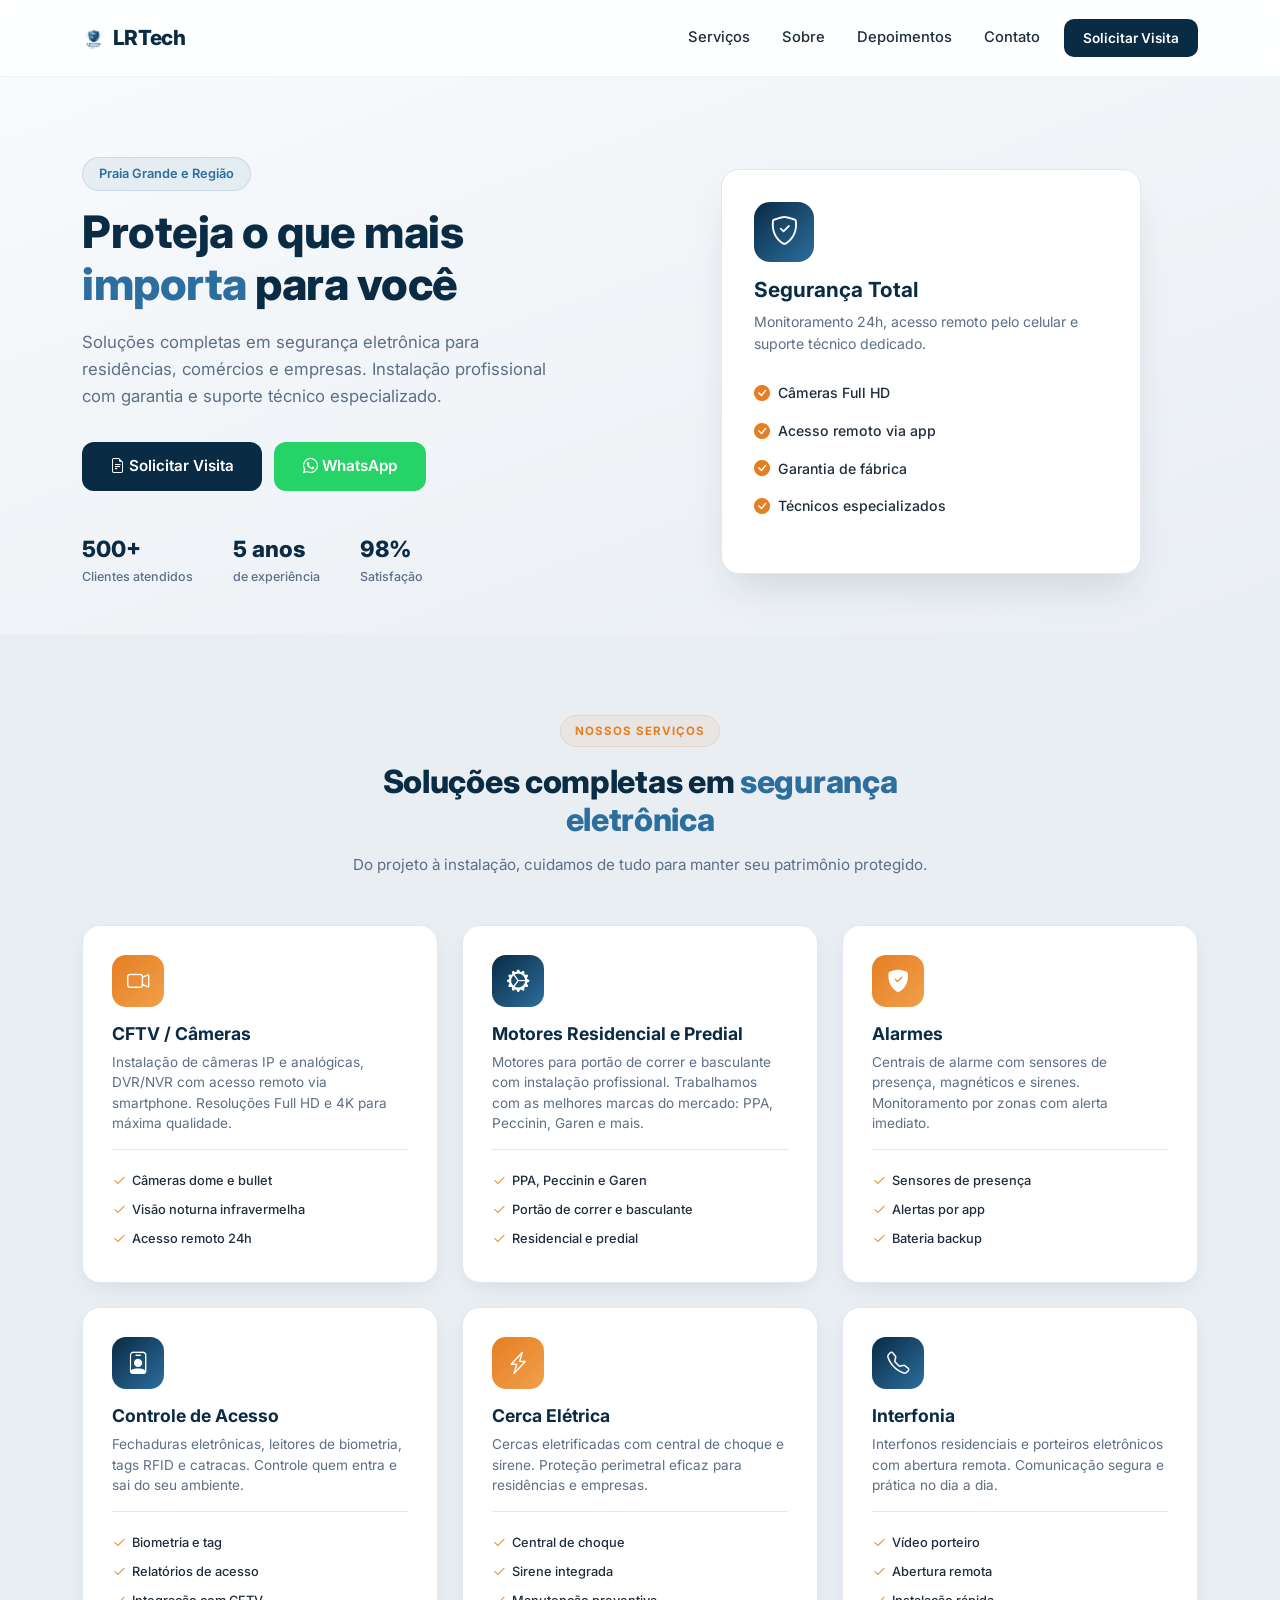
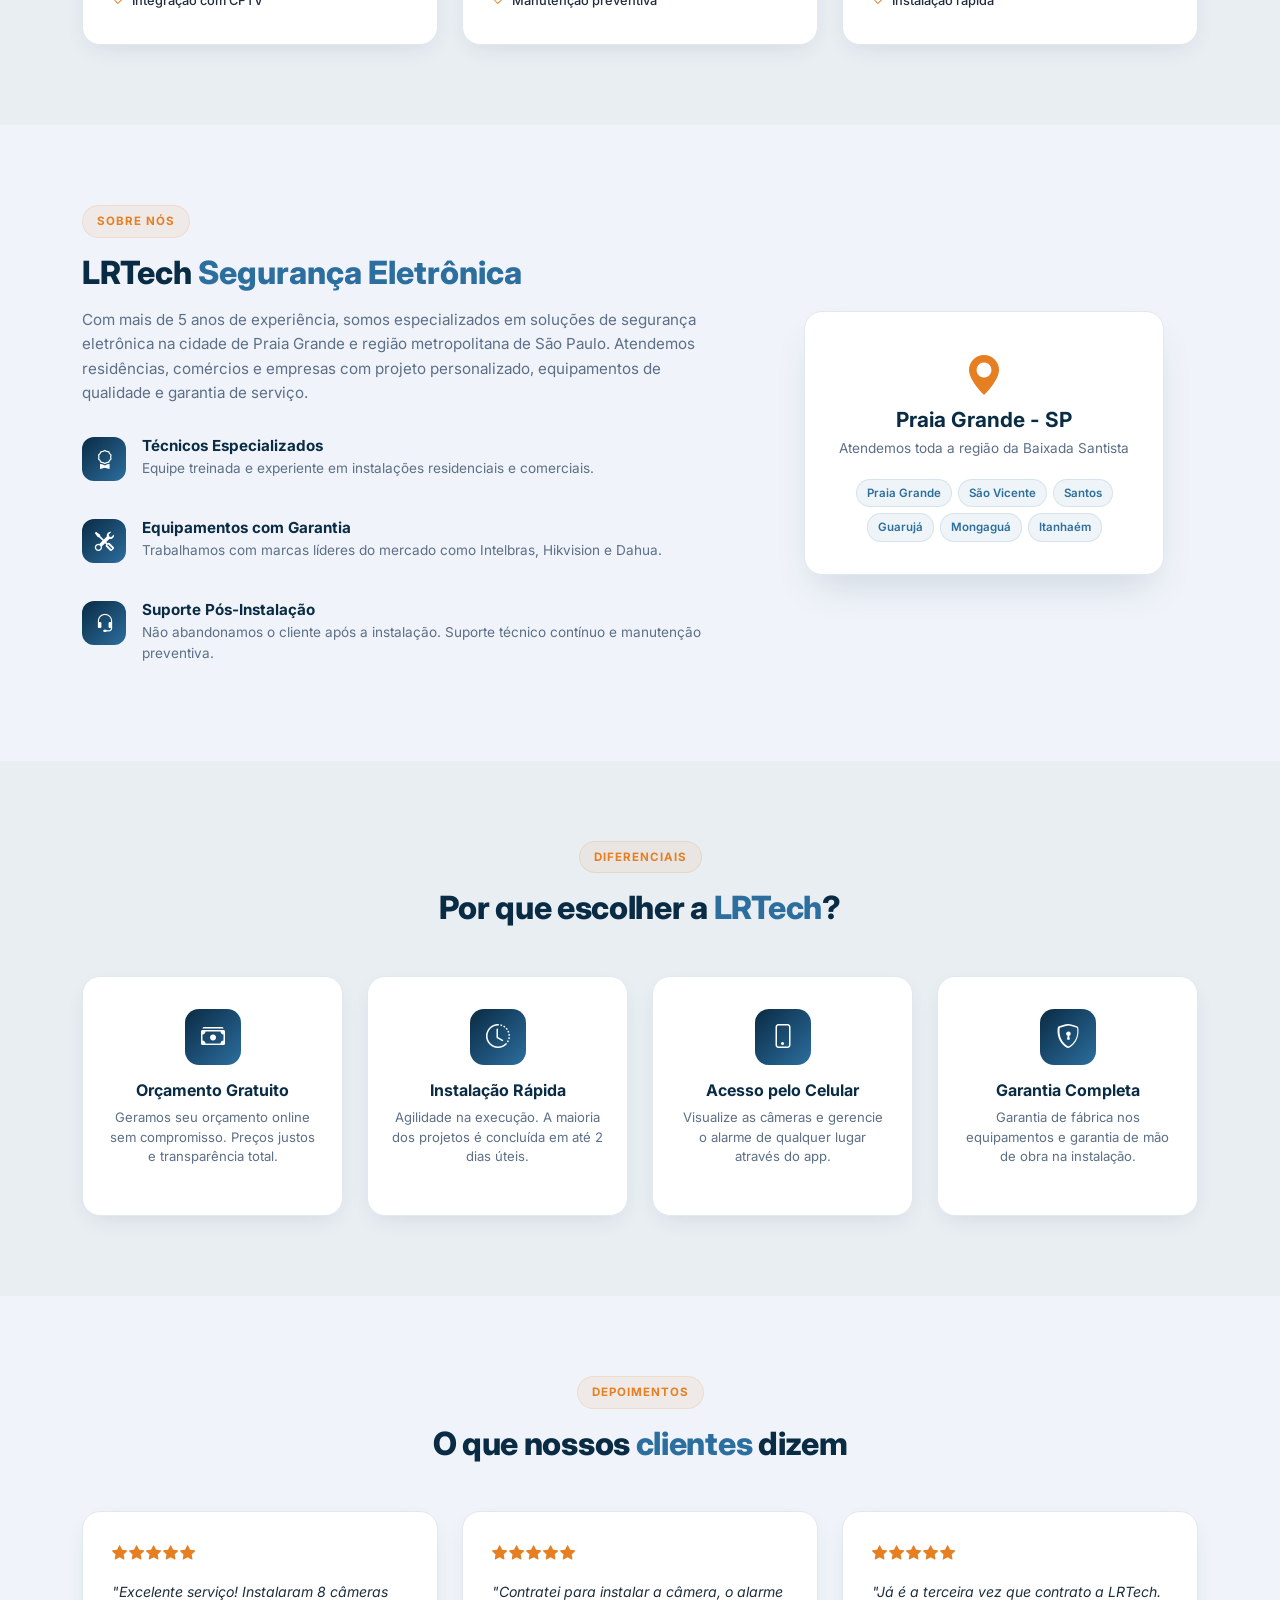
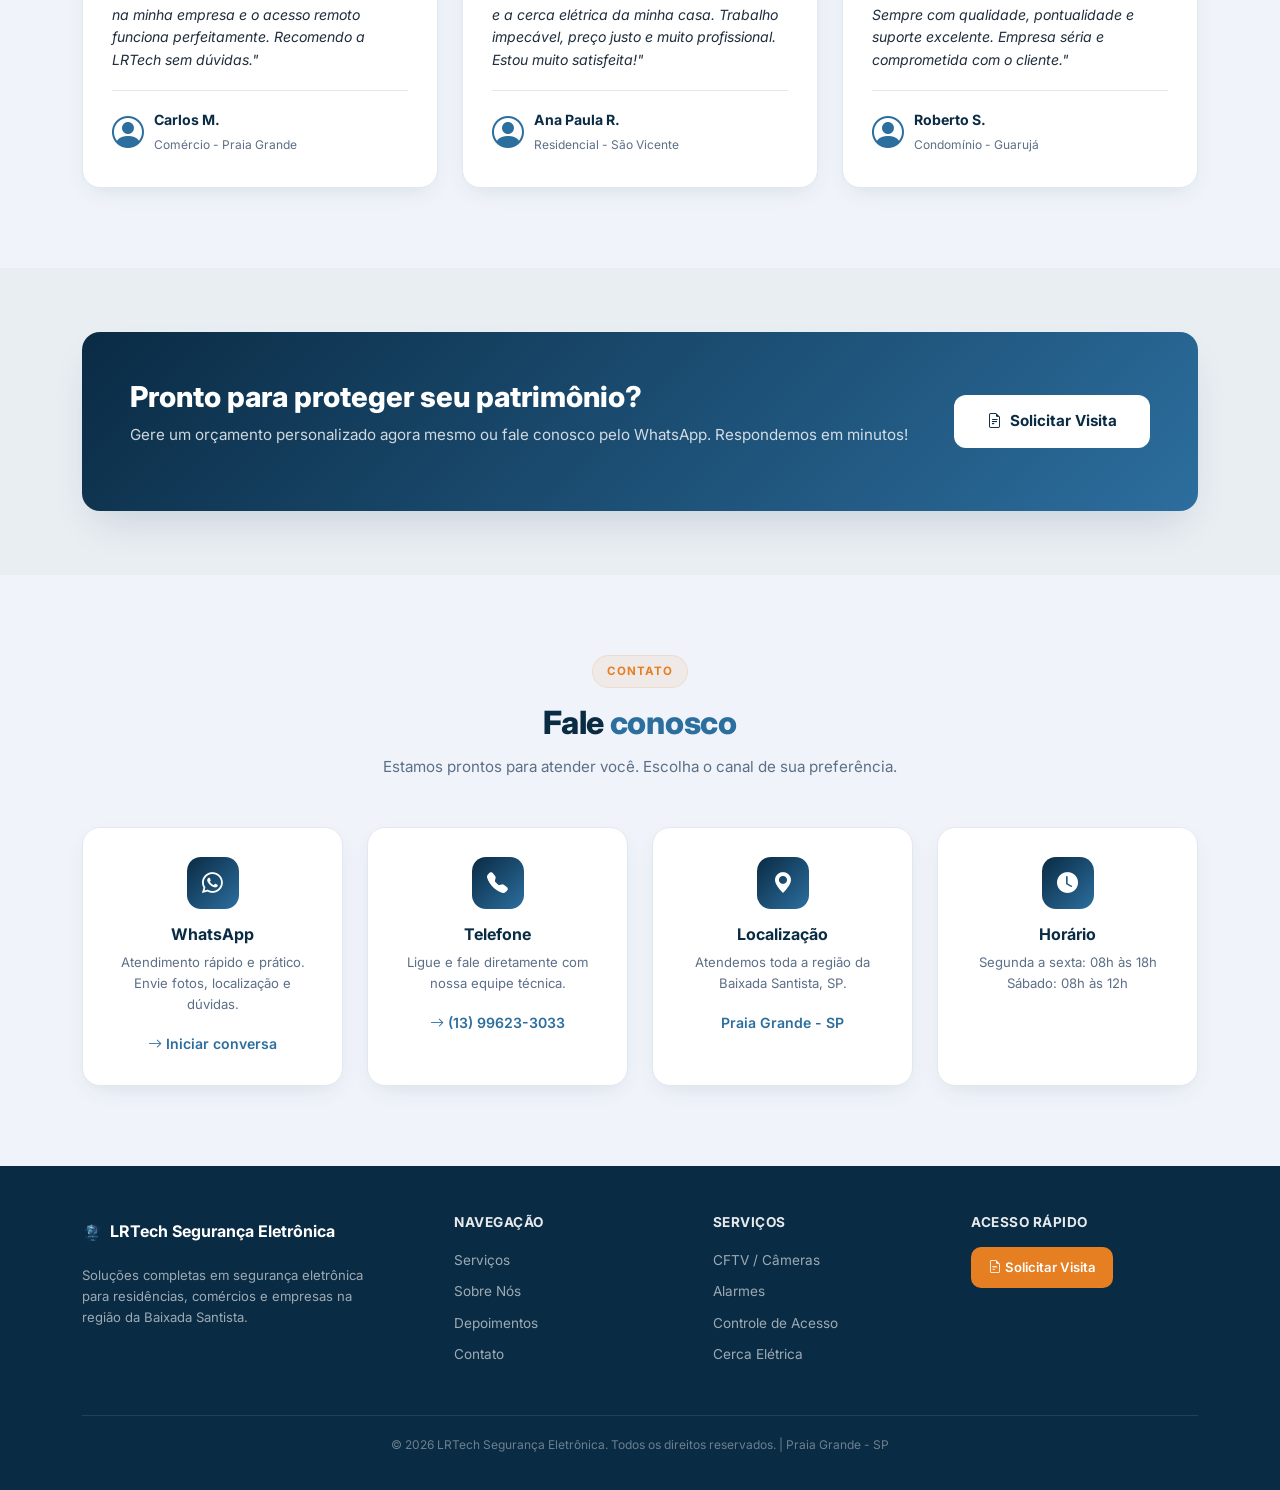
<file: index.html>
<!DOCTYPE html>
<html lang="pt-BR">

<head>
    <meta charset="UTF-8">
    <meta name="viewport" content="width=device-width, initial-scale=1.0">
    <title>LRTech Segurança Eletrônica | CFTV, Alarme e Controle de Acesso</title>
    <meta name="description" content="Soluções em segurança eletrônica na Praia Grande e região. Instalação de câmeras CFTV, alarmes, controle de acesso, cerca elétrica e interfonia.">

    <!-- Bootstrap 5 -->
    <link href="https://cdn.jsdelivr.net/npm/bootstrap@5.3.3/dist/css/bootstrap.min.css" rel="stylesheet">
    <!-- Bootstrap Icons -->
    <link href="https://cdn.jsdelivr.net/npm/bootstrap-icons@1.11.3/font/bootstrap-icons.css" rel="stylesheet">
    <!-- Google Fonts -->
    <link href="https://fonts.googleapis.com/css2?family=Inter:wght@400;500;600;700;800&display=swap" rel="stylesheet">

    <link rel="stylesheet" href="site.css">
</head>

<body>

    <!-- ===== NAVBAR ===== -->
    <nav class="navbar navbar-expand-lg sticky-top">
        <div class="container">
            <a class="navbar-brand d-flex align-items-center gap-2" href="#">
                <img src="img/logo.png" alt="LRTech" height="40">
                <span class="brand-text">LRTech</span>
            </a>
            <button class="navbar-toggler" type="button" data-bs-toggle="collapse" data-bs-target="#navbarNav">
                <i class="bi bi-list"></i>
            </button>
            <div class="collapse navbar-collapse" id="navbarNav">
                <ul class="navbar-nav ms-auto align-items-center">
                    <li class="nav-item"><a class="nav-link" href="#servicos">Serviços</a></li>
                    <li class="nav-item"><a class="nav-link" href="#sobre">Sobre</a></li>
                    <li class="nav-item"><a class="nav-link" href="#depoimentos">Depoimentos</a></li>
                    <li class="nav-item"><a class="nav-link" href="#contato">Contato</a></li>
                    <li class="nav-item ms-lg-2">
                        <a class="btn btn-cta-sm" href="https://wa.me/5513996233033?text=Ol%C3%A1%2C+quero+uma+visita+t%C3%A9cnica" rel="noopener noreferrer" target="_blank">Solicitar Visita</a>
                    </li>
                </ul>
            </div>
        </div>
    </nav>

    <!-- ===== HERO ===== -->
    <section class="hero">
        <div class="container">
            <div class="hero-grid">
                <div class="hero-content">
                    <span class="hero-badge">Praia Grande e Região</span>
                    <h1>Proteja o que mais <span class="text-accent">importa</span> para você</h1>
                    <p>Soluções completas em segurança eletrônica para residências, comércios e empresas. Instalação profissional com garantia e suporte técnico especializado.</p>
                    <div class="hero-btns">
                        <a href="https://wa.me/5513996233033?text=Ol%C3%A1%2C+quero+uma+visita+t%C3%A9cnica" rel="noopener noreferrer" target="_blank" class="btn btn-primary-custom">
                            <i class="bi bi-file-earmark-text me-1"></i> Solicitar Visita
                        </a>
                        <a href="https://wa.me/5513996233033?text=Ol%C3%A1%2C+quero+uma+visita+t%C3%A9cnica" rel="noopener noreferrer" target="_blank" class="btn btn-whatsapp">
                            <i class="bi bi-whatsapp me-1"></i> WhatsApp
                        </a>
                    </div>
                    <div class="hero-stats">
                        <div class="stat">
                            <strong>500+</strong>
                            <span>Clientes atendidos</span>
                        </div>
                        <div class="stat">
                            <strong>5 anos</strong>
                            <span>de experiência</span>
                        </div>
                        <div class="stat">
                            <strong>98%</strong>
                            <span>Satisfação</span>
                        </div>
                    </div>
                </div>
                <div class="hero-visual">
                    <div class="hero-card">
                        <div class="hero-card-icon">
                            <i class="bi bi-shield-check"></i>
                        </div>
                        <h3>Segurança Total</h3>
                        <p>Monitoramento 24h, acesso remoto pelo celular e suporte técnico dedicado.</p>
                        <ul class="hero-checks">
                            <li><i class="bi bi-check-circle-fill"></i> Câmeras Full HD</li>
                            <li><i class="bi bi-check-circle-fill"></i> Acesso remoto via app</li>
                            <li><i class="bi bi-check-circle-fill"></i> Garantia de fábrica</li>
                            <li><i class="bi bi-check-circle-fill"></i> Técnicos especializados</li>
                        </ul>
                    </div>
                </div>
            </div>
        </div>
    </section>

    <!-- ===== SERVIÇOS ===== -->
    <section class="services" id="servicos">
        <div class="container">
            <div class="section-header">
                <span class="section-badge">NOSSOS SERVIÇOS</span>
                <h2>Soluções completas em <span class="text-accent">segurança eletrônica</span></h2>
                <p>Do projeto à instalação, cuidamos de tudo para manter seu patrimônio protegido.</p>
            </div>
            <div class="services-grid">
                <div class="service-card">
                    <div class="service-icon bg-orange">
                        <i class="bi bi-camera-video"></i>
                    </div>
                    <h3>CFTV / Câmeras</h3>
                    <p>Instalação de câmeras IP e analógicas, DVR/NVR com acesso remoto via smartphone. Resoluções Full HD e 4K para máxima qualidade.</p>
                    <ul class="service-features">
                        <li><i class="bi bi-check2"></i> Câmeras dome e bullet</li>
                        <li><i class="bi bi-check2"></i> Visão noturna infravermelha</li>
                        <li><i class="bi bi-check2"></i> Acesso remoto 24h</li>
                    </ul>
                </div>
                <div class="service-card">
                    <div class="service-icon bg-blue">
                        <i class="bi bi-gear-wide-connected"></i>
                    </div>
                    <h3>Motores Residencial e Predial</h3>
                    <p>Motores para portão de correr e basculante com instalação profissional. Trabalhamos com as melhores marcas do mercado: PPA, Peccinin, Garen e mais.</p>
                    <ul class="service-features">
                        <li><i class="bi bi-check2"></i> PPA, Peccinin e Garen</li>
                        <li><i class="bi bi-check2"></i> Portão de correr e basculante</li>
                        <li><i class="bi bi-check2"></i> Residencial e predial</li>
                    </ul>
                </div>
                <div class="service-card">
                    <div class="service-icon bg-orange">
                        <i class="bi bi-shield-fill-check"></i>
                    </div>
                    <h3>Alarmes</h3>
                    <p>Centrais de alarme com sensores de presença, magnéticos e sirenes. Monitoramento por zonas com alerta imediato.</p>
                    <ul class="service-features">
                        <li><i class="bi bi-check2"></i> Sensores de presença</li>
                        <li><i class="bi bi-check2"></i> Alertas por app</li>
                        <li><i class="bi bi-check2"></i> Bateria backup</li>
                    </ul>
                </div>
                <div class="service-card">
                    <div class="service-icon bg-blue">
                        <i class="bi bi-person-badge"></i>
                    </div>
                    <h3>Controle de Acesso</h3>
                    <p>Fechaduras eletrônicas, leitores de biometria, tags RFID e catracas. Controle quem entra e sai do seu ambiente.</p>
                    <ul class="service-features">
                        <li><i class="bi bi-check2"></i> Biometria e tag</li>
                        <li><i class="bi bi-check2"></i> Relatórios de acesso</li>
                        <li><i class="bi bi-check2"></i> Integração com CFTV</li>
                    </ul>
                </div>
                <div class="service-card">
                    <div class="service-icon bg-orange">
                        <i class="bi bi-lightning-charge"></i>
                    </div>
                    <h3>Cerca Elétrica</h3>
                    <p>Cercas eletrificadas com central de choque e sirene. Proteção perimetral eficaz para residências e empresas.</p>
                    <ul class="service-features">
                        <li><i class="bi bi-check2"></i> Central de choque</li>
                        <li><i class="bi bi-check2"></i> Sirene integrada</li>
                        <li><i class="bi bi-check2"></i> Manutenção preventiva</li>
                    </ul>
                </div>
                <div class="service-card">
                    <div class="service-icon bg-blue">
                        <i class="bi bi-telephone"></i>
                    </div>
                    <h3>Interfonia</h3>
                    <p>Interfonos residenciais e porteiros eletrônicos com abertura remota. Comunicação segura e prática no dia a dia.</p>
                    <ul class="service-features">
                        <li><i class="bi bi-check2"></i> Vídeo porteiro</li>
                        <li><i class="bi bi-check2"></i> Abertura remota</li>
                        <li><i class="bi bi-check2"></i> Instalação rápida</li>
                    </ul>
                </div>
            </div>
        </div>
    </section>

    <!-- ===== SOBRE ===== -->
    <section class="about" id="sobre">
        <div class="container">
            <div class="about-grid">
                <div class="about-content">
                    <span class="section-badge">SOBRE NÓS</span>
                    <h2>LRTech <span class="text-accent">Segurança Eletrônica</span></h2>
                    <p>Com mais de 5 anos de experiência, somos especializados em soluções de segurança eletrônica na cidade de Praia Grande e região metropolitana de São Paulo. Atendemos residências, comércios e empresas com projeto personalizado, equipamentos de qualidade e garantia de serviço.</p>
                    <div class="about-features">
                        <div class="about-feature">
                            <i class="bi bi-award"></i>
                            <div>
                                <h4>Técnicos Especializados</h4>
                                <p>Equipe treinada e experiente em instalações residenciais e comerciais.</p>
                            </div>
                        </div>
                        <div class="about-feature">
                            <i class="bi bi-tools"></i>
                            <div>
                                <h4>Equipamentos com Garantia</h4>
                                <p>Trabalhamos com marcas líderes do mercado como Intelbras, Hikvision e Dahua.</p>
                            </div>
                        </div>
                        <div class="about-feature">
                            <i class="bi bi-headset"></i>
                            <div>
                                <h4>Suporte Pós-Instalação</h4>
                                <p>Não abandonamos o cliente após a instalação. Suporte técnico contínuo e manutenção preventiva.</p>
                            </div>
                        </div>
                    </div>
                </div>
                <div class="about-visual">
                    <div class="about-card">
                        <div class="about-card-inner">
                            <i class="bi bi-geo-alt-fill"></i>
                            <h3>Praia Grande - SP</h3>
                            <p>Atendemos toda a região da Baixada Santista</p>
                            <div class="about-regions">
                                <span class="region-tag">Praia Grande</span>
                                <span class="region-tag">São Vicente</span>
                                <span class="region-tag">Santos</span>
                                <span class="region-tag">Guarujá</span>
                                <span class="region-tag">Mongaguá</span>
                                <span class="region-tag">Itanhaém</span>
                            </div>
                        </div>
                    </div>
                </div>
            </div>
        </div>
    </section>

    <!-- ===== POR QUE ESCOLHER ===== -->
    <section class="why-choose">
        <div class="container">
            <div class="section-header">
                <span class="section-badge">DIFERENCIAIS</span>
                <h2>Por que escolher a <span class="text-accent">LRTech</span>?</h2>
            </div>
            <div class="why-grid">
                <div class="why-card">
                    <div class="why-icon">
                        <i class="bi bi-cash-stack"></i>
                    </div>
                    <h4>Orçamento Gratuito</h4>
                    <p>Geramos seu orçamento online sem compromisso. Preços justos e transparência total.</p>
                </div>
                <div class="why-card">
                    <div class="why-icon">
                        <i class="bi bi-clock-history"></i>
                    </div>
                    <h4>Instalação Rápida</h4>
                    <p>Agilidade na execução. A maioria dos projetos é concluída em até 2 dias úteis.</p>
                </div>
                <div class="why-card">
                    <div class="why-icon">
                        <i class="bi bi-phone"></i>
                    </div>
                    <h4>Acesso pelo Celular</h4>
                    <p>Visualize as câmeras e gerencie o alarme de qualquer lugar através do app.</p>
                </div>
                <div class="why-card">
                    <div class="why-icon">
                        <i class="bi bi-shield-lock"></i>
                    </div>
                    <h4>Garantia Completa</h4>
                    <p>Garantia de fábrica nos equipamentos e garantia de mão de obra na instalação.</p>
                </div>
            </div>
        </div>
    </section>

    <!-- ===== DEPOIMENTOS ===== -->
    <section class="testimonials" id="depoimentos">
        <div class="container">
            <div class="section-header">
                <span class="section-badge">DEPOIMENTOS</span>
                <h2>O que nossos <span class="text-accent">clientes</span> dizem</h2>
            </div>
            <div class="testimonials-grid">
                <div class="testimonial-card">
                    <div class="testimonial-stars">
                        <i class="bi bi-star-fill"></i>
                        <i class="bi bi-star-fill"></i>
                        <i class="bi bi-star-fill"></i>
                        <i class="bi bi-star-fill"></i>
                        <i class="bi bi-star-fill"></i>
                    </div>
                    <p>"Excelente serviço! Instalaram 8 câmeras na minha empresa e o acesso remoto funciona perfeitamente. Recomendo a LRTech sem dúvidas."</p>
                    <div class="testimonial-author">
                        <div class="author-avatar">
                            <i class="bi bi-person-circle"></i>
                        </div>
                        <div>
                            <strong>Carlos M.</strong>
                            <span>Comércio - Praia Grande</span>
                        </div>
                    </div>
                </div>
                <div class="testimonial-card">
                    <div class="testimonial-stars">
                        <i class="bi bi-star-fill"></i>
                        <i class="bi bi-star-fill"></i>
                        <i class="bi bi-star-fill"></i>
                        <i class="bi bi-star-fill"></i>
                        <i class="bi bi-star-fill"></i>
                    </div>
                    <p>"Contratei para instalar a câmera, o alarme e a cerca elétrica da minha casa. Trabalho impecável, preço justo e muito profissional. Estou muito satisfeita!"</p>
                    <div class="testimonial-author">
                        <div class="author-avatar">
                            <i class="bi bi-person-circle"></i>
                        </div>
                        <div>
                            <strong>Ana Paula R.</strong>
                            <span>Residencial - São Vicente</span>
                        </div>
                    </div>
                </div>
                <div class="testimonial-card">
                    <div class="testimonial-stars">
                        <i class="bi bi-star-fill"></i>
                        <i class="bi bi-star-fill"></i>
                        <i class="bi bi-star-fill"></i>
                        <i class="bi bi-star-fill"></i>
                        <i class="bi bi-star-fill"></i>
                    </div>
                    <p>"Já é a terceira vez que contrato a LRTech. Sempre com qualidade, pontualidade e suporte excelente. Empresa séria e comprometida com o cliente."</p>
                    <div class="testimonial-author">
                        <div class="author-avatar">
                            <i class="bi bi-person-circle"></i>
                        </div>
                        <div>
                            <strong>Roberto S.</strong>
                            <span>Condomínio - Guarujá</span>
                        </div>
                    </div>
                </div>
            </div>
        </div>
    </section>

    <!-- ===== CTA ===== -->
    <section class="cta-section">
        <div class="container">
            <div class="cta-box">
                <div class="cta-content">
                    <h2>Pronto para proteger seu patrimônio?</h2>
                    <p>Gere um orçamento personalizado agora mesmo ou fale conosco pelo WhatsApp. Respondemos em minutos!</p>
                </div>
                <div class="cta-actions">
                    <a href="https://wa.me/5513996233033?text=Ol%C3%A1%2C+quero+uma+visita+t%C3%A9cnica" rel="noopener noreferrer" target="_blank" class="btn btn-cta-lg">
                        <i class="bi bi-file-earmark-text me-2"></i> Solicitar Visita
                    </a>
                </div>
            </div>
        </div>
    </section>

    <!-- ===== CONTATO ===== -->
    <section class="contact" id="contato">
        <div class="container">
            <div class="section-header">
                <span class="section-badge">CONTATO</span>
                <h2>Fale <span class="text-accent">conosco</span></h2>
                <p>Estamos prontos para atender você. Escolha o canal de sua preferência.</p>
            </div>
            <div class="contact-grid">
                <div class="contact-card">
                    <div class="contact-icon">
                        <i class="bi bi-whatsapp"></i>
                    </div>
                    <h3>WhatsApp</h3>
                    <p>Atendimento rápido e prático. Envie fotos, localização e dúvidas.</p>
                    <a href="https://wa.me/5513996233033?text=Ol%C3%A1%2C+quero+uma+visita+t%C3%A9cnica" class="contact-link" target="_blank" rel="noopener noreferrer">
                        <i class="bi bi-arrow-right"></i> Iniciar conversa
                    </a>
                </div>
                <div class="contact-card">
                    <div class="contact-icon">
                        <i class="bi bi-telephone-fill"></i>
                    </div>
                    <h3>Telefone</h3>
                    <p>Ligue e fale diretamente com nossa equipe técnica.</p>
                    <a href="tel:+5513996233033" class="contact-link">
                        <i class="bi bi-arrow-right"></i> (13) 99623-3033
                    </a>
                </div>
                <div class="contact-card">
                    <div class="contact-icon">
                        <i class="bi bi-geo-alt-fill"></i>
                    </div>
                    <h3>Localização</h3>
                    <p>Atendemos toda a região da Baixada Santista, SP.</p>
                    <span class="contact-link">Praia Grande - SP</span>
                </div>
                <div class="contact-card">
                    <div class="contact-icon">
                        <i class="bi bi-clock-fill"></i>
                    </div>
                    <h3>Horário</h3>
                    <p>Segunda a sexta: 08h às 18h<br>Sábado: 08h às 12h</p>
                </div>
            </div>
        </div>
    </section>

    <!-- ===== FOOTER ===== -->
    <footer class="site-footer">
        <div class="container">
            <div class="footer-grid">
                <div class="footer-brand">
                    <div class="d-flex align-items-center gap-2 mb-3">
                        <img src="img/logo.png" alt="LRTech" height="35">
                        <strong>LRTech Segurança Eletrônica</strong>
                    </div>
                    <p>Soluções completas em segurança eletrônica para residências, comércios e empresas na região da Baixada Santista.</p>
                </div>
                <div class="footer-links">
                    <h4>Navegação</h4>
                    <ul>
                        <li><a href="#servicos">Serviços</a></li>
                        <li><a href="#sobre">Sobre Nós</a></li>
                        <li><a href="#depoimentos">Depoimentos</a></li>
                        <li><a href="#contato">Contato</a></li>
                    </ul>
                </div>
                <div class="footer-links">
                    <h4>Serviços</h4>
                    <ul>
                        <li><a href="#servicos">CFTV / Câmeras</a></li>
                        <li><a href="#servicos">Alarmes</a></li>
                        <li><a href="#servicos">Controle de Acesso</a></li>
                        <li><a href="#servicos">Cerca Elétrica</a></li>
                    </ul>
                </div>
                <div class="footer-links">
                    <h4>Acesso Rápido</h4>
                    <a href="https://wa.me/5513996233033?text=Ol%C3%A1%2C+quero+uma+visita+t%C3%A9cnica" rel="noopener noreferrer" target="_blank" class="btn btn-footer-cta">
                        <i class="bi bi-file-earmark-text me-1"></i> Solicitar Visita
                    </a>
                </div>
            </div>
            <div class="footer-bottom">
                <p>&copy; 2026 LRTech Segurança Eletrônica. Todos os direitos reservados. | Praia Grande - SP</p>
            </div>
        </div>
    </footer>

    <!-- Bootstrap JS -->
    <script src="https://cdn.jsdelivr.net/npm/bootstrap@5.3.3/dist/js/bootstrap.bundle.min.js"></script>
    <script src="site.js"></script>
</body>

</html>
</file>
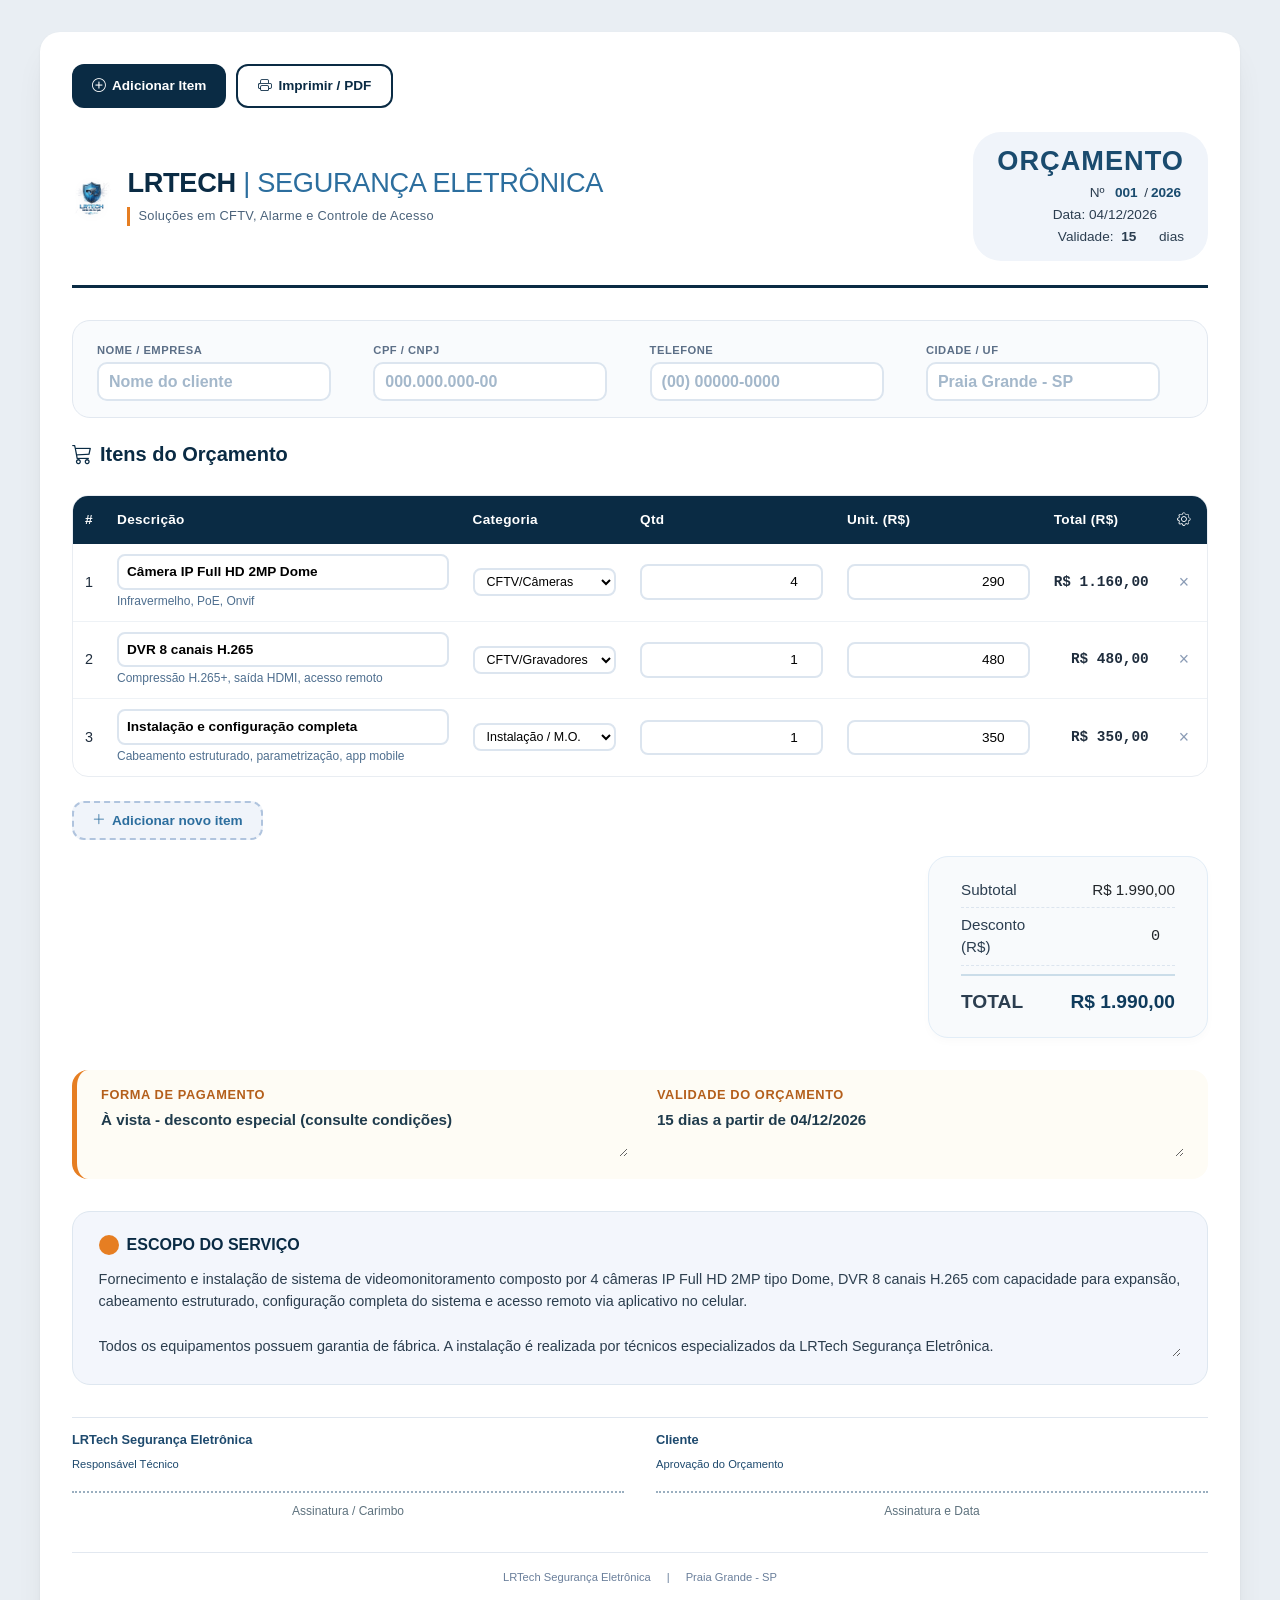
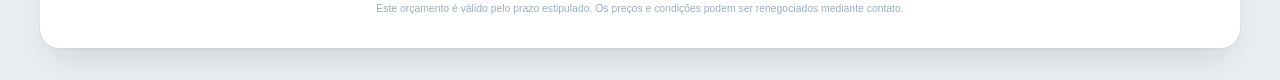
<file: orcamento.html>
<!DOCTYPE html>
<html lang="pt-BR">

<head>
    <meta charset="UTF-8">
    <meta name="viewport" content="width=device-width, initial-scale=1.0, user-scalable=yes">
    <title>Orçamento LRTech | Segurança Eletrônica</title>

    <!-- Bootstrap 5 -->
    <link href="https://cdn.jsdelivr.net/npm/bootstrap@5.3.3/dist/css/bootstrap.min.css" rel="stylesheet">
    <!-- Bootstrap Icons -->
    <link href="https://cdn.jsdelivr.net/npm/bootstrap-icons@1.11.3/font/bootstrap-icons.css" rel="stylesheet">

    <link rel="stylesheet" href="style.css">
</head>

<body>
    <div class="budget-container">
        <div class="budget-inner">

            <!-- AÇÕES GERAIS -->
            <div class="actions-bar no-print">
                <button id="btn-add-item" class="btn-action-general btn-primary-custom" type="button">
                    <i class="bi bi-plus-circle"></i> Adicionar Item
                </button>
                <button id="btn-print" class="btn-action-general btn-outline-custom" type="button">
                    <i class="bi bi-printer"></i> Imprimir / PDF
                </button>
            </div>

            <!-- CABEÇALHO -->
            <div class="header-top">
                <div class="logo-area">
                    <img class="logo-img" src="img/logo.png" alt="LRTech Logo">
                    <div class="company-text">
                        <h1>LRTECH <span>| SEGURANÇA ELETRÔNICA</span></h1>
                        <div class="slogan">Soluções em CFTV, Alarme e Controle de Acesso</div>
                    </div>
                </div>
                <div class="doc-info">
                    <div class="doc-title">ORÇAMENTO</div>
                    <div class="doc-details">
                        <p>Nº <input type="text" id="doc-number" value="001" style="width:36px;border:none;background:transparent;font-weight:700;color:#1a4b6e;font-size:0.85rem;text-align:center;">/<input type="text" id="doc-year" value="2026" style="width:36px;border:none;background:transparent;font-weight:700;color:#1a4b6e;font-size:0.85rem;text-align:center;"></p>
                        <p>Data: <input type="text" id="doc-date" value="" style="border:none;background:transparent;font-weight:500;color:#2c3e50;font-size:0.85rem;width:95px;padding:0;" placeholder="dd/mm/aaaa"></p>
                        <p>Validade: <input type="number" id="doc-validade" value="15" min="1" style="width:38px;border:none;background:transparent;font-weight:600;color:#2c3e50;font-size:0.85rem;text-align:center;padding:0;"> dias</p>
                    </div>
                </div>
            </div>

            <!-- DADOS DO CLIENTE -->
            <div class="client-section">
                <div class="client-item">
                    <label for="client-name">Nome / Empresa</label>
                    <input type="text" id="client-name" placeholder="Nome do cliente">
                </div>
                <div class="client-item">
                    <label for="client-doc">CPF / CNPJ</label>
                    <input type="text" id="client-doc" placeholder="000.000.000-00">
                </div>
                <div class="client-item">
                    <label for="client-phone">Telefone</label>
                    <input type="text" id="client-phone" placeholder="(00) 00000-0000">
                </div>
                <div class="client-item">
                    <label for="client-city">Cidade / UF</label>
                    <input type="text" id="client-city" placeholder="Praia Grande - SP">
                </div>
            </div>

            <!-- TABELA DE PRODUTOS / SERVIÇOS -->
            <h5 class="mb-3 fw-bold" style="color:#0a2b44;">
                <i class="bi bi-cart3 me-2"></i>Itens do Orçamento
            </h5>

            <div class="items-table-wrapper">
                <table class="items-table">
                    <thead>
                        <tr>
                            <th class="text-center">#</th>
                            <th>Descrição</th>
                            <th>Categoria</th>
                            <th class="text-right">Qtd</th>
                            <th class="text-right">Unit. (R$)</th>
                            <th class="text-right">Total (R$)</th>
                            <th class="no-print text-center"><i class="bi bi-gear"></i></th>
                        </tr>
                    </thead>
                    <tbody id="items-body">
                        <!-- Linha 1 -->
                        <tr data-id="1">
                            <td class="text-center row-number">1</td>
                            <td>
                                <input type="text" class="input-desc"
                                    value="Câmera IP Full HD 2MP Dome">
                                <input type="text" class="input-desc-detail"
                                    value="Infravermelho, PoE, Onvif">
                            </td>
                            <td>
                                <select class="input-categoria">
                                    <option value="">Categoria...</option>
                                    <option value="CFTV/Câmeras" selected>CFTV/Câmeras</option>
                                    <option value="CFTV/Gravadores">CFTV/Gravadores</option>
                                    <option value="Alarme">Alarme</option>
                                    <option value="Controle de Acesso">Controle de Acesso</option>
                                    <option value="Cerca Elétrica">Cerca Elétrica</option>
                                    <option value="Interfonia">Interfonia</option>
                                    <option value="Instalação / M.O.">Instalação / M.O.</option>
                                    <option value="Material Extra">Material Extra</option>
                                    <option value="Outros">Outros</option>
                                </select>
                            </td>
                            <td><input type="number" class="input-num qty" value="4" min="0"></td>
                            <td><input type="number" class="input-num unit" value="290" min="0" step="0.01"></td>
                            <td class="text-right row-total">R$ 1.160,00</td>
                            <td class="text-center no-print">
                                <button class="btn-action" title="Remover item" onclick="removeRow(this)">&times;</button>
                            </td>
                        </tr>
                        <!-- Linha 2 -->
                        <tr data-id="2">
                            <td class="text-center row-number">2</td>
                            <td>
                                <input type="text" class="input-desc" value="DVR 8 canais H.265">
                                <input type="text" class="input-desc-detail"
                                    value="Compressão H.265+, saída HDMI, acesso remoto">
                            </td>
                            <td>
                                <select class="input-categoria">
                                    <option value="">Categoria...</option>
                                    <option value="CFTV/Câmeras">CFTV/Câmeras</option>
                                    <option value="CFTV/Gravadores" selected>CFTV/Gravadores</option>
                                    <option value="Alarme">Alarme</option>
                                    <option value="Controle de Acesso">Controle de Acesso</option>
                                    <option value="Cerca Elétrica">Cerca Elétrica</option>
                                    <option value="Interfonia">Interfonia</option>
                                    <option value="Instalação / M.O.">Instalação / M.O.</option>
                                    <option value="Material Extra">Material Extra</option>
                                    <option value="Outros">Outros</option>
                                </select>
                            </td>
                            <td><input type="number" class="input-num qty" value="1" min="0"></td>
                            <td><input type="number" class="input-num unit" value="480" min="0" step="0.01"></td>
                            <td class="text-right row-total">R$ 480,00</td>
                            <td class="text-center no-print">
                                <button class="btn-action" title="Remover item" onclick="removeRow(this)">&times;</button>
                            </td>
                        </tr>
                        <!-- Linha 3 -->
                        <tr data-id="3">
                            <td class="text-center row-number">3</td>
                            <td>
                                <input type="text" class="input-desc" value="Instalação e configuração completa">
                                <input type="text" class="input-desc-detail"
                                    value="Cabeamento estruturado, parametrização, app mobile">
                            </td>
                            <td>
                                <select class="input-categoria">
                                    <option value="">Categoria...</option>
                                    <option value="CFTV/Câmeras">CFTV/Câmeras</option>
                                    <option value="CFTV/Gravadores">CFTV/Gravadores</option>
                                    <option value="Alarme">Alarme</option>
                                    <option value="Controle de Acesso">Controle de Acesso</option>
                                    <option value="Cerca Elétrica">Cerca Elétrica</option>
                                    <option value="Interfonia">Interfonia</option>
                                    <option value="Instalação / M.O." selected>Instalação / M.O.</option>
                                    <option value="Material Extra">Material Extra</option>
                                    <option value="Outros">Outros</option>
                                </select>
                            </td>
                            <td><input type="number" class="input-num qty" value="1" min="0"></td>
                            <td><input type="number" class="input-num unit" value="350" min="0" step="0.01"></td>
                            <td class="text-right row-total">R$ 350,00</td>
                            <td class="text-center no-print">
                                <button class="btn-action" title="Remover item" onclick="removeRow(this)">&times;</button>
                            </td>
                        </tr>
                    </tbody>
                </table>
            </div>

            <!-- Botão adicionar abaixo da tabela -->
            <div class="no-print mb-3">
                <button class="btn-add-row" onclick="addRow()" type="button">
                    <i class="bi bi-plus-lg"></i> Adicionar novo item
                </button>
            </div>

            <!-- TOTAIS -->
            <div class="total-area">
                <div class="total-card">
                    <div class="total-line">
                        <span class="label">Subtotal</span>
                        <span id="subtotal-value" class="currency">R$ 0,00</span>
                    </div>
                    <div class="total-line">
                        <span class="label">Desconto (R$)</span>
                        <input type="number" id="input-discount" value="0" min="0" step="0.01"
                            placeholder="0,00">
                    </div>
                    <div class="total-line total">
                        <span class="label">TOTAL</span>
                        <span id="total-value" class="currency">R$ 0,00</span>
                    </div>
                </div>
            </div>

            <!-- CONDIÇÕES COMERCIAIS -->
            <div class="conditions">
                <div class="condition-block">
                    <div class="condition-title">Forma de Pagamento</div>
                    <textarea rows="2"
                        placeholder="Ex: À vista - desconto especial (consulte condições)">À vista - desconto especial (consulte condições)</textarea>
                </div>
                <div class="condition-block">
                    <div class="condition-title">Validade do Orçamento</div>
                    <textarea rows="2" id="txt-validade"
                        placeholder="Ex: 15 dias a partir da data de emissão"></textarea>
                </div>
            </div>

            <!-- ESCOPO DO SERVIÇO -->
            <div class="scope-box">
                <div class="scope-title">ESCOPO DO SERVIÇO</div>
                <textarea rows="4">Fornecimento e instalação de sistema de videomonitoramento composto por 4 câmeras IP Full HD 2MP tipo Dome, DVR 8 canais H.265 com capacidade para expansão, cabeamento estruturado, configuração completa do sistema e acesso remoto via aplicativo no celular.

Todos os equipamentos possuem garantia de fábrica. A instalação é realizada por técnicos especializados da LRTech Segurança Eletrônica.</textarea>
            </div>

            <!-- ASSINATURAS -->
            <div class="signatures">
                <div class="signature-item">
                    <div class="signature-label">LRTech Segurança Eletrônica</div>
                    <div class="signature-label" style="font-weight:normal; font-size:0.7rem;">Responsável
                        Técnico</div>
                    <div class="signature-line">Assinatura / Carimbo</div>
                </div>
                <div class="signature-item">
                    <div class="signature-label">Cliente</div>
                    <div class="signature-label" style="font-weight:normal; font-size:0.7rem;">Aprovação do
                        Orçamento</div>
                    <div class="signature-line">Assinatura e Data</div>
                </div>
            </div>

            <!-- RODAPÉ -->
            <div class="footer-note">
                <span>LRTech Segurança Eletrônica</span>
                <span>|</span>
                <span>Praia Grande - SP</span>
            </div>

            <div class="footer-legal">
                Este orçamento é válido pelo prazo estipulado. Os preços e condições podem ser renegociados mediante
                contato.
            </div>

        </div>
    </div>

    <!-- Bootstrap JS -->
    <script src="https://cdn.jsdelivr.net/npm/bootstrap@5.3.3/dist/js/bootstrap.bundle.min.js"></script>
    <script src="script.js"></script>
</body>

</html>
</file>
<file: site.css>
/* ===================================================
   LRTech Site - CSS
   Design System: cores, fontes e estilo do orcamento
   =================================================== */

/* ===== VARIAVEIS ===== */
:root {
    --primary: #0a2b44;
    --primary-light: #2c6e9e;
    --accent: #e67e22;
    --bg: #e9eef3;
    --bg-card: #ffffff;
    --text: #1f2d3d;
    --text-muted: #5c6f87;
    --text-light: #8a9bb5;
    --border: #e2e8f0;
    --radius: 18px;
    --radius-sm: 12px;
    --shadow: 0 8px 24px -8px rgba(10, 43, 68, 0.12);
    --shadow-lg: 0 20px 40px -12px rgba(10, 43, 68, 0.15);
    --transition: all 0.3s ease;
}

/* ===== RESET ===== */
* {
    margin: 0;
    padding: 0;
    box-sizing: border-box;
}

html {
    scroll-behavior: smooth;
    scroll-padding-top: 80px;
}

body {
    background: var(--bg);
    font-family: 'Inter', 'Segoe UI', Roboto, sans-serif;
    color: var(--text);
    line-height: 1.6;
    overflow-x: hidden;
}

.text-accent {
    color: var(--primary-light);
}

/* ===== NAVBAR ===== */
.navbar {
    background: rgba(255, 255, 255, 0.95);
    backdrop-filter: blur(12px);
    border-bottom: 1px solid rgba(226, 232, 240, 0.5);
    padding: 0.8rem 0;
    transition: var(--transition);
}

.navbar.scrolled {
    box-shadow: 0 4px 20px -4px rgba(10, 43, 68, 0.1);
}

.brand-text {
    font-weight: 800;
    font-size: 1.3rem;
    color: var(--primary);
    letter-spacing: -0.3px;
}

.navbar-toggler {
    border: none;
    font-size: 1.5rem;
    color: var(--primary);
    padding: 4px 8px;
}

.nav-link {
    color: var(--text) !important;
    font-weight: 500;
    font-size: 0.92rem;
    padding: 0.5rem 1rem !important;
    transition: var(--transition);
}

.nav-link:hover {
    color: var(--primary-light) !important;
}

.btn-cta-sm {
    background: var(--primary);
    color: #fff !important;
    font-weight: 600;
    font-size: 0.85rem;
    padding: 8px 18px;
    border-radius: 10px;
    text-decoration: none;
    transition: var(--transition);
    display: inline-block;
}

.btn-cta-sm:hover {
    background: var(--primary-light);
    color: #fff !important;
    transform: translateY(-1px);
}

/* ===== HERO ===== */
.hero {
    padding: 5rem 0 3rem;
    background: linear-gradient(160deg, #f8fafc 0%, #e9eef3 100%);
}

.hero-grid {
    display: grid;
    grid-template-columns: 1fr 1fr;
    gap: 3rem;
    align-items: center;
}

.hero-badge {
    display: inline-block;
    background: rgba(44, 110, 158, 0.08);
    color: var(--primary-light);
    font-weight: 600;
    font-size: 0.8rem;
    padding: 6px 16px;
    border-radius: 20px;
    margin-bottom: 1rem;
    border: 1px solid rgba(44, 110, 158, 0.15);
}

.hero h1 {
    font-size: 2.8rem;
    font-weight: 800;
    color: var(--primary);
    line-height: 1.15;
    margin-bottom: 1.2rem;
    letter-spacing: -0.5px;
}

.hero-content > p {
    font-size: 1.05rem;
    color: var(--text-muted);
    margin-bottom: 2rem;
    max-width: 480px;
}

.hero-btns {
    display: flex;
    gap: 12px;
    flex-wrap: wrap;
    margin-bottom: 2.5rem;
}

.btn-primary-custom {
    background: var(--primary);
    color: #fff;
    font-weight: 600;
    padding: 12px 28px;
    border-radius: 12px;
    text-decoration: none;
    transition: var(--transition);
    display: inline-flex;
    align-items: center;
    border: none;
    font-size: 0.95rem;
}

.btn-primary-custom:hover {
    background: var(--primary-light);
    color: #fff;
    transform: translateY(-2px);
    box-shadow: 0 8px 20px -4px rgba(10, 43, 68, 0.3);
}

.btn-whatsapp {
    background: #25d366;
    color: #fff;
    font-weight: 600;
    padding: 12px 28px;
    border-radius: 12px;
    text-decoration: none;
    transition: var(--transition);
    display: inline-flex;
    align-items: center;
    font-size: 0.95rem;
}

.btn-whatsapp:hover {
    background: #1fb857;
    color: #fff;
    transform: translateY(-2px);
    box-shadow: 0 8px 20px -4px rgba(37, 211, 102, 0.3);
}

.hero-stats {
    display: flex;
    gap: 2.5rem;
}

.stat {
    display: flex;
    flex-direction: column;
}

.stat strong {
    font-size: 1.4rem;
    color: var(--primary);
    font-weight: 800;
}

.stat span {
    font-size: 0.78rem;
    color: var(--text-muted);
    font-weight: 500;
}

/* Hero card */
.hero-visual {
    display: flex;
    justify-content: center;
}

.hero-card {
    background: var(--bg-card);
    border-radius: var(--radius);
    padding: 2rem;
    box-shadow: var(--shadow-lg);
    border: 1px solid var(--border);
    width: 100%;
    max-width: 420px;
}

.hero-card-icon {
    width: 60px;
    height: 60px;
    border-radius: 16px;
    background: linear-gradient(135deg, var(--primary) 0%, var(--primary-light) 100%);
    display: flex;
    align-items: center;
    justify-content: center;
    margin-bottom: 1rem;
}

.hero-card-icon i {
    font-size: 1.8rem;
    color: #fff;
}

.hero-card h3 {
    font-size: 1.3rem;
    font-weight: 700;
    color: var(--primary);
    margin-bottom: 0.5rem;
}

.hero-card > p {
    font-size: 0.88rem;
    color: var(--text-muted);
    margin-bottom: 1.2rem;
}

.hero-checks {
    list-style: none;
    padding: 0;
}

.hero-checks li {
    display: flex;
    align-items: center;
    gap: 8px;
    font-size: 0.88rem;
    font-weight: 500;
    color: var(--text);
    padding: 6px 0;
}

.hero-checks i {
    color: var(--accent);
    font-size: 1rem;
}

/* ===== SECTION HEADER ===== */
.section-header {
    text-align: center;
    max-width: 600px;
    margin: 0 auto 3rem;
}

.section-badge {
    display: inline-block;
    background: rgba(230, 126, 34, 0.08);
    color: var(--accent);
    font-weight: 700;
    font-size: 0.72rem;
    letter-spacing: 1px;
    padding: 6px 14px;
    border-radius: 20px;
    margin-bottom: 1rem;
    border: 1px solid rgba(230, 126, 34, 0.15);
}

.section-header h2 {
    font-size: 2rem;
    font-weight: 800;
    color: var(--primary);
    margin-bottom: 0.8rem;
    letter-spacing: -0.3px;
    line-height: 1.2;
}

.section-header p {
    color: var(--text-muted);
    font-size: 0.95rem;
}

/* ===== SERVICOS ===== */
.services {
    padding: 5rem 0;
}

.services-grid {
    display: grid;
    grid-template-columns: repeat(3, 1fr);
    gap: 1.5rem;
}

.service-card {
    background: var(--bg-card);
    border-radius: var(--radius);
    padding: 1.8rem;
    box-shadow: var(--shadow);
    border: 1px solid var(--border);
    transition: var(--transition);
}

.service-card:hover {
    transform: translateY(-4px);
    box-shadow: var(--shadow-lg);
}

.service-icon {
    width: 52px;
    height: 52px;
    border-radius: 14px;
    display: flex;
    align-items: center;
    justify-content: center;
    margin-bottom: 1rem;
}

.service-icon i {
    font-size: 1.4rem;
    color: #fff;
}

.bg-orange {
    background: linear-gradient(135deg, var(--accent) 0%, #f0a04b 100%);
}

.bg-blue {
    background: linear-gradient(135deg, var(--primary) 0%, var(--primary-light) 100%);
}

.service-card h3 {
    font-size: 1.1rem;
    font-weight: 700;
    color: var(--primary);
    margin-bottom: 0.5rem;
}

.service-card > p {
    font-size: 0.85rem;
    color: var(--text-muted);
    margin-bottom: 1rem;
    line-height: 1.5;
}

.service-features {
    list-style: none;
    padding: 0;
    margin: 0;
    border-top: 1px solid var(--border);
    padding-top: 1rem;
}

.service-features li {
    display: flex;
    align-items: center;
    gap: 6px;
    font-size: 0.8rem;
    font-weight: 500;
    color: var(--text);
    padding: 3px 0;
}

.service-features i {
    color: var(--accent);
    font-size: 0.9rem;
}

/* ===== SOBRE ===== */
.about {
    padding: 5rem 0;
    background: #f0f4fa;
}

.about-grid {
    display: grid;
    grid-template-columns: 1.2fr 0.8fr;
    gap: 3rem;
    align-items: center;
}

.about-content .section-badge {
    margin-bottom: 1rem;
}

.about-content h2 {
    font-size: 2rem;
    font-weight: 800;
    color: var(--primary);
    margin-bottom: 1rem;
}

.about-content > p {
    font-size: 0.95rem;
    color: var(--text-muted);
    margin-bottom: 2rem;
}

.about-features {
    display: flex;
    flex-direction: column;
    gap: 1.5rem;
}

.about-feature {
    display: flex;
    gap: 1rem;
    align-items: flex-start;
}

.about-feature i {
    width: 44px;
    height: 44px;
    min-width: 44px;
    border-radius: 12px;
    background: linear-gradient(135deg, var(--primary) 0%, var(--primary-light) 100%);
    color: #fff;
    display: flex;
    align-items: center;
    justify-content: center;
    font-size: 1.2rem;
}

.about-feature h4 {
    font-size: 0.95rem;
    font-weight: 700;
    color: var(--primary);
    margin-bottom: 2px;
}

.about-feature p {
    font-size: 0.85rem;
    color: var(--text-muted);
}

/* About visual */
.about-visual {
    display: flex;
    justify-content: center;
}

.about-card {
    background: var(--bg-card);
    border-radius: var(--radius);
    box-shadow: var(--shadow-lg);
    border: 1px solid var(--border);
    padding: 2rem;
    width: 100%;
    max-width: 360px;
}

.about-card-inner {
    text-align: center;
}

.about-card i.bi-geo-alt-fill {
    font-size: 2.5rem;
    color: var(--accent);
    margin-bottom: 0.5rem;
}

.about-card h3 {
    font-size: 1.3rem;
    font-weight: 700;
    color: var(--primary);
    margin-bottom: 0.3rem;
}

.about-card > div > p {
    font-size: 0.85rem;
    color: var(--text-muted);
    margin-bottom: 1.2rem;
}

.about-regions {
    display: flex;
    flex-wrap: wrap;
    gap: 6px;
    justify-content: center;
}

.region-tag {
    background: rgba(44, 110, 158, 0.08);
    color: var(--primary-light);
    font-size: 0.72rem;
    font-weight: 600;
    padding: 4px 10px;
    border-radius: 14px;
    border: 1px solid rgba(44, 110, 158, 0.12);
}

/* ===== POR QUE ESCOLHER ===== */
.why-choose {
    padding: 5rem 0;
}

.why-grid {
    display: grid;
    grid-template-columns: repeat(4, 1fr);
    gap: 1.5rem;
}

.why-card {
    text-align: center;
    background: var(--bg-card);
    border-radius: var(--radius);
    padding: 2rem 1.5rem;
    box-shadow: var(--shadow);
    border: 1px solid var(--border);
    transition: var(--transition);
}

.why-card:hover {
    transform: translateY(-4px);
    box-shadow: var(--shadow-lg);
}

.why-icon {
    width: 56px;
    height: 56px;
    border-radius: 14px;
    background: linear-gradient(135deg, var(--primary) 0%, var(--primary-light) 100%);
    margin: 0 auto 1rem;
    display: flex;
    align-items: center;
    justify-content: center;
}

.why-icon i {
    font-size: 1.5rem;
    color: #fff;
}

.why-card h4 {
    font-size: 1rem;
    font-weight: 700;
    color: var(--primary);
    margin-bottom: 0.5rem;
}

.why-card p {
    font-size: 0.82rem;
    color: var(--text-muted);
    line-height: 1.5;
}

/* ===== DEPOIMENTOS ===== */
.testimonials {
    padding: 5rem 0;
    background: #f0f4fa;
}

.testimonials-grid {
    display: grid;
    grid-template-columns: repeat(3, 1fr);
    gap: 1.5rem;
}

.testimonial-card {
    background: var(--bg-card);
    border-radius: var(--radius);
    padding: 1.8rem;
    box-shadow: var(--shadow);
    border: 1px solid var(--border);
}

.testimonial-stars {
    margin-bottom: 1rem;
    display: flex;
    gap: 2px;
}

.testimonial-stars i {
    color: var(--accent);
    font-size: 0.95rem;
}

.testimonial-card > p {
    font-size: 0.88rem;
    color: var(--text);
    line-height: 1.6;
    margin-bottom: 1.2rem;
    font-style: italic;
}

.testimonial-author {
    display: flex;
    align-items: center;
    gap: 10px;
    border-top: 1px solid var(--border);
    padding-top: 1rem;
}

.author-avatar i {
    font-size: 2rem;
    color: var(--primary-light);
}

.testimonial-author strong {
    display: block;
    font-size: 0.88rem;
    color: var(--primary);
}

.testimonial-author span {
    font-size: 0.75rem;
    color: var(--text-muted);
}

/* ===== CTA ===== */
.cta-section {
    padding: 4rem 0;
}

.cta-box {
    background: linear-gradient(135deg, var(--primary) 0%, var(--primary-light) 100%);
    border-radius: var(--radius);
    padding: 3rem;
    display: flex;
    justify-content: space-between;
    align-items: center;
    gap: 2rem;
    box-shadow: var(--shadow-lg);
}

.cta-content h2 {
    color: #fff;
    font-size: 1.8rem;
    font-weight: 800;
    margin-bottom: 0.5rem;
}

.cta-content p {
    color: rgba(255, 255, 255, 0.8);
    font-size: 0.95rem;
}

.cta-actions {
    display: flex;
    gap: 12px;
    flex-wrap: wrap;
    flex-shrink: 0;
}

.btn-cta-lg {
    background: #fff;
    color: var(--primary);
    font-weight: 700;
    padding: 14px 32px;
    border-radius: 12px;
    text-decoration: none;
    transition: var(--transition);
    display: inline-flex;
    align-items: center;
    font-size: 0.95rem;
    white-space: nowrap;
}

.btn-cta-lg:hover {
    background: #f0f4fa;
    color: var(--primary);
    transform: translateY(-2px);
}

.btn-whatsapp-lg {
    background: #25d366;
    color: #fff;
    font-weight: 700;
    padding: 14px 32px;
    border-radius: 12px;
    text-decoration: none;
    transition: var(--transition);
    display: inline-flex;
    align-items: center;
    font-size: 0.95rem;
    white-space: nowrap;
}

.btn-whatsapp-lg:hover {
    background: #1fb857;
    color: #fff;
    transform: translateY(-2px);
}

/* ===== CONTATO ===== */
.contact {
    padding: 5rem 0;
    background: #f0f4fa;
}

.contact-grid {
    display: grid;
    grid-template-columns: repeat(4, 1fr);
    gap: 1.5rem;
}

.contact-card {
    background: var(--bg-card);
    border-radius: var(--radius);
    padding: 1.8rem;
    box-shadow: var(--shadow);
    border: 1px solid var(--border);
    text-align: center;
    transition: var(--transition);
}

.contact-card:hover {
    transform: translateY(-4px);
    box-shadow: var(--shadow-lg);
}

.contact-icon {
    width: 52px;
    height: 52px;
    border-radius: 14px;
    background: linear-gradient(135deg, var(--primary) 0%, var(--primary-light) 100%);
    margin: 0 auto 1rem;
    display: flex;
    align-items: center;
    justify-content: center;
}

.contact-icon i {
    font-size: 1.3rem;
    color: #fff;
}

.contact-card h3 {
    font-size: 1rem;
    font-weight: 700;
    color: var(--primary);
    margin-bottom: 0.5rem;
}

.contact-card > p {
    font-size: 0.82rem;
    color: var(--text-muted);
    margin-bottom: 1rem;
}

.contact-link {
    display: inline-flex;
    align-items: center;
    gap: 4px;
    color: var(--primary-light);
    font-weight: 600;
    font-size: 0.88rem;
    text-decoration: none;
    transition: var(--transition);
}

.contact-link:hover {
    color: var(--primary);
}

/* ===== FOOTER ===== */
.site-footer {
    background: var(--primary);
    color: #fff;
    padding: 3rem 0 0;
}

.footer-grid {
    display: grid;
    grid-template-columns: 1.5fr 1fr 1fr 1fr;
    gap: 2rem;
    padding-bottom: 2rem;
}

.footer-brand p {
    font-size: 0.82rem;
    color: rgba(255, 255, 255, 0.6);
    line-height: 1.6;
    max-width: 300px;
}

.footer-links h4 {
    font-size: 0.85rem;
    font-weight: 700;
    margin-bottom: 1rem;
    color: rgba(255, 255, 255, 0.9);
    text-transform: uppercase;
    letter-spacing: 0.5px;
}

.footer-links ul {
    list-style: none;
    padding: 0;
}

.footer-links li {
    margin-bottom: 6px;
}

.footer-links a {
    color: rgba(255, 255, 255, 0.6);
    text-decoration: none;
    font-size: 0.85rem;
    transition: var(--transition);
}

.footer-links a:hover {
    color: #fff;
    padding-left: 4px;
}

.btn-footer-cta {
    background: var(--accent);
    color: #fff !important;
    font-weight: 600;
    font-size: 0.82rem !important;
    padding: 10px 16px !important;
    border-radius: 10px;
    display: inline-flex !important;
    transition: var(--transition);
    text-decoration: none;
    white-space: nowrap;
}

.btn-footer-cta:hover {
    background: #d36f1a;
    color: #fff !important;
    padding-left: 16px !important;
}

.footer-bottom {
    border-top: 1px solid rgba(255, 255, 255, 0.1);
    padding: 1.2rem 0;
    text-align: center;
}

.footer-bottom p {
    font-size: 0.75rem;
    color: rgba(255, 255, 255, 0.4);
}

/* ===== RESPONSIVO ===== */
@media (max-width: 1024px) {
    .hero-grid {
        grid-template-columns: 1fr;
        text-align: center;
    }

    .hero h1 {
        font-size: 2.2rem;
    }

    .hero-content > p {
        max-width: 100%;
    }

    .hero-btns {
        justify-content: center;
    }

    .hero-stats {
        justify-content: center;
    }

    .hero-visual {
        display: none;
    }

    .services-grid {
        grid-template-columns: repeat(2, 1fr);
    }

    .about-grid {
        grid-template-columns: 1fr;
        text-align: center;
    }

    .about-feature {
        text-align: left;
    }

    .why-grid {
        grid-template-columns: repeat(2, 1fr);
    }

    .testimonials-grid {
        grid-template-columns: 1fr;
    }

    .cta-box {
        flex-direction: column;
        text-align: center;
        padding: 2rem;
    }

    .cta-actions {
        justify-content: center;
    }

    .contact-grid {
        grid-template-columns: repeat(2, 1fr);
    }

    .footer-grid {
        grid-template-columns: 1fr 1fr;
    }
}

@media (max-width: 576px) {
    .hero {
        padding: 3rem 0 2rem;
    }

    .hero h1 {
        font-size: 1.8rem;
    }

    .hero-stats {
        gap: 1.5rem;
    }

    .section-header h2 {
        font-size: 1.5rem;
    }

    .services,
    .about,
    .why-choose,
    .testimonials,
    .cta-section,
    .contact {
        padding: 3rem 0;
    }

    .services-grid,
    .why-grid,
    .contact-grid {
        grid-template-columns: 1fr;
    }

    .cta-box {
        padding: 1.5rem;
    }

    .cta-content h2 {
        font-size: 1.3rem;
    }

    .cta-actions {
        flex-direction: column;
        width: 100%;
    }

    .btn-cta-lg,
    .btn-whatsapp-lg {
        justify-content: center;
        width: 100%;
    }

    .footer-grid {
        grid-template-columns: 1fr;
        text-align: center;
    }

    .footer-brand p {
        max-width: 100%;
    }
}
</file>
<file: style.css>
/* ===== RESET & BASE ===== */
* {
    margin: 0;
    padding: 0;
    box-sizing: border-box;
}

body {
    background: #e9eef3;
    font-family: 'Segoe UI', Roboto, 'Helvetica Neue', sans-serif;
    padding: 2rem 1rem;
    line-height: 1.45;
}

/* ===== CONTAINER PRINCIPAL ===== */
.budget-container {
    max-width: 1200px;
    margin: 0 auto;
    background: #ffffff;
    border-radius: 20px;
    box-shadow: 0 20px 35px -12px rgba(0, 0, 0, 0.12), 0 1px 3px rgba(0, 0, 0, 0.05);
    overflow: hidden;
}

.budget-inner {
    padding: 2rem;
}

/* ===== CABECALHO ===== */
.header-top {
    display: flex;
    flex-wrap: wrap;
    justify-content: space-between;
    align-items: center;
    gap: 1.5rem;
    margin-bottom: 2rem;
    padding-bottom: 1.5rem;
    border-bottom: 3px solid #0a2b44;
}

.logo-area {
    display: flex;
    align-items: center;
    gap: 1rem;
    flex-wrap: wrap;
}

.logo-img {
    max-height: 70px;
    width: auto;
    object-fit: contain;
    filter: drop-shadow(0 2px 4px rgba(0, 0, 0, 0.05));
}

.company-text h1 {
    font-size: 1.7rem;
    font-weight: 700;
    color: #0a2b44;
    letter-spacing: -0.3px;
    line-height: 1.2;
}

.company-text h1 span {
    font-weight: 500;
    color: #2c6e9e;
}

.slogan {
    font-size: 0.8rem;
    font-weight: 500;
    color: #4a627a;
    margin-top: 5px;
    letter-spacing: 0.3px;
    border-left: 3px solid #e67e22;
    padding-left: 8px;
}

.doc-info {
    background: #f0f4fa;
    padding: 0.8rem 1.5rem;
    border-radius: 28px;
    text-align: right;
    min-width: 220px;
}

.doc-title {
    font-size: 1.7rem;
    font-weight: 800;
    color: #1a4b6e;
    letter-spacing: 1px;
    line-height: 1.2;
}

.doc-details {
    font-size: 0.85rem;
    color: #2c3e50;
    margin-top: 6px;
    font-weight: 500;
}

.doc-details p {
    margin: 2px 0;
}

/* ===== SECAO DO CLIENTE ===== */
.client-section {
    background: #f9fbfd;
    border-radius: 18px;
    padding: 1rem 1.5rem;
    margin-bottom: 1.5rem;
    border: 1px solid #e2e8f0;
    display: grid;
    grid-template-columns: repeat(4, 1fr);
    gap: 0.8rem 1.2rem;
}

.client-item label {
    font-size: 0.7rem;
    font-weight: 700;
    text-transform: uppercase;
    color: #5c6f87;
    letter-spacing: 0.5px;
    margin-bottom: 4px;
}

.client-item input {
    font-weight: 600;
    color: #1a2c3e;
    font-size: 1rem;
    padding: 6px 10px;
    border: 2px solid #dce5ef;
    border-radius: 10px;
    background: #fff;
    transition: border-color 0.2s, box-shadow 0.2s;
}

.client-item input:focus {
    outline: none;
    border-color: #2c6e9e;
    box-shadow: 0 0 0 3px rgba(44, 110, 158, 0.15);
}

.client-item input::placeholder {
    color: #a4b8cb;
}

/* ===== TABELA DE ITENS ===== */
.items-table-wrapper {
    overflow-x: auto;
    margin: 1.8rem 0 1.5rem 0;
    border-radius: 16px;
    border: 1px solid #e9edf2;
}

.items-table {
    width: 100%;
    border-collapse: collapse;
    font-size: 0.9rem;
    min-width: 620px;
}

.items-table thead th {
    background: #0a2b44;
    color: white;
    font-weight: 600;
    padding: 14px 12px;
    text-align: left;
    font-size: 0.85rem;
    letter-spacing: 0.3px;
    white-space: nowrap;
}

.items-table tbody td {
    padding: 10px 12px;
    border-bottom: 1px solid #eef2f6;
    vertical-align: middle;
    color: #1f2d3d;
}

.items-table tbody tr:last-child td {
    border-bottom: none;
}

.items-table tbody tr:hover {
    background-color: #fafcff;
}

.items-table input,
.items-table select,
.items-table textarea {
    width: 100%;
    padding: 6px 8px;
    border: 2px solid #dce5ef;
    border-radius: 8px;
    font-size: 0.85rem;
    background: #fff;
    transition: border-color 0.2s, box-shadow 0.2s;
}

.items-table input:focus,
.items-table select:focus,
.items-table textarea:focus {
    outline: none;
    border-color: #2c6e9e;
    box-shadow: 0 0 0 3px rgba(44, 110, 158, 0.15);
}

.items-table .input-desc {
    font-weight: 600;
}

.items-table .input-desc-detail {
    font-size: 0.75rem;
    color: #4f6f8f;
    border: none;
    background: transparent;
    padding: 2px 0 0 0;
    resize: none;
    overflow: hidden;
    min-height: 20px;
}

.items-table .input-desc-detail:focus {
    box-shadow: none;
}

.items-table .input-num {
    text-align: right;
    min-width: 80px;
}

.items-table .input-categoria {
    font-size: 0.78rem;
    padding: 4px 8px;
    cursor: pointer;
}

.text-right {
    text-align: right;
}

.text-center {
    text-align: center;
}

.row-total {
    font-weight: 700;
    color: #0a2b44;
    font-family: 'Courier New', monospace;
    white-space: nowrap;
}

/* botoes de acao na tabela */
.btn-action {
    background: none;
    border: none;
    cursor: pointer;
    font-size: 1.1rem;
    padding: 4px 6px;
    border-radius: 6px;
    transition: background 0.15s;
    color: #8a9bb5;
}

.btn-action:hover {
    background: #f0f4fa;
    color: #e74c3c;
}

.btn-add-row {
    display: inline-flex;
    align-items: center;
    gap: 6px;
    background: #f0f4fa;
    border: 2px dashed #b0c4de;
    color: #2c6e9e;
    font-weight: 600;
    font-size: 0.85rem;
    padding: 8px 18px;
    border-radius: 12px;
    cursor: pointer;
    transition: all 0.2s;
}

.btn-add-row:hover {
    background: #e4eef7;
    border-color: #2c6e9e;
}

/* ===== TOTAIS ===== */
.total-area {
    display: flex;
    justify-content: flex-end;
    margin: 1rem 0 2rem 0;
}

.total-card {
    background: #f8fafc;
    border-radius: 20px;
    padding: 1rem 2rem;
    width: 280px;
    border: 1px solid #e2edf7;
    box-shadow: 0 4px 8px rgba(0, 0, 0, 0.02);
}

.total-line {
    display: flex;
    justify-content: space-between;
    padding: 6px 0;
    font-size: 0.95rem;
    border-bottom: 1px dashed #dce5ef;
}

.total-line.total {
    border-top: 2px solid #cbdde9;
    border-bottom: none;
    margin-top: 8px;
    padding-top: 12px;
    font-weight: 800;
    font-size: 1.2rem;
    color: #0f3b5c;
}

.total-line .label {
    font-weight: 500;
    color: #2c3e50;
}

.total-line.total .label {
    font-weight: 800;
}

.total-line input {
    border: none;
    background: transparent;
    text-align: right;
    font-weight: inherit;
    font-size: inherit;
    color: inherit;
    max-width: 140px;
    font-family: 'Courier New', monospace;
}

.total-line input:focus {
    outline: none;
    border-bottom: 2px solid #2c6e9e;
}

/* ===== CONDICOES ===== */
.conditions {
    display: flex;
    flex-wrap: wrap;
    gap: 1.8rem;
    background: #fefcf5;
    border-left: 5px solid #e67e22;
    padding: 1rem 1.5rem;
    border-radius: 16px;
    margin: 1.5rem 0 2rem 0;
}

.condition-block {
    flex: 1;
    min-width: 200px;
}

.condition-title {
    font-weight: 700;
    font-size: 0.8rem;
    text-transform: uppercase;
    color: #b45f1b;
    letter-spacing: 0.6px;
}

.condition-block textarea {
    width: 100%;
    border: none;
    background: transparent;
    font-weight: 600;
    color: #1f3b4c;
    font-size: 0.95rem;
    resize: vertical;
    min-height: 40px;
    padding: 4px 0;
}

.condition-block textarea:focus {
    outline: none;
    border-bottom: 2px solid #e67e22;
}

/* ===== ESCOPO ===== */
.scope-box {
    background: #f3f6fc;
    border-radius: 18px;
    padding: 1.3rem 1.6rem;
    margin: 1.5rem 0 2rem 0;
    border: 1px solid #dee7f0;
}

.scope-title {
    font-weight: 800;
    font-size: 1rem;
    color: #0a2b44;
    margin-bottom: 12px;
    display: flex;
    align-items: center;
    gap: 8px;
}

.scope-title::before {
    content: ".";
    font-weight: bold;
    background: #e67e22;
    color: white;
    width: 20px;
    height: 20px;
    border-radius: 50%;
    display: inline-flex;
    align-items: center;
    justify-content: center;
    font-size: 0;
}

.scope-box textarea {
    width: 100%;
    color: #2c3e4e;
    line-height: 1.55;
    font-size: 0.9rem;
    border: none;
    background: transparent;
    resize: vertical;
    min-height: 60px;
    font-family: inherit;
}

.scope-box textarea:focus {
    outline: none;
    border-bottom: 2px solid #2c6e9e;
    background: #eef3fa;
    border-radius: 8px;
    padding: 8px;
}

/* ===== ASSINATURAS ===== */
.signatures {
    display: flex;
    flex-wrap: wrap;
    gap: 2rem;
    margin: 2rem 0 1.5rem;
    padding-top: 0.8rem;
    border-top: 1px solid #dfe6ef;
}

.signature-item {
    flex: 1;
    min-width: 200px;
}

.signature-label {
    font-weight: 700;
    font-size: 0.8rem;
    color: #1e4a6e;
    margin-bottom: 6px;
}

.signature-line {
    margin-top: 1.2rem;
    border-top: 2px dotted #9aaebf;
    width: 100%;
    padding-top: 0.6rem;
    font-size: 0.75rem;
    color: #5e727e;
    text-align: center;
}

/* ===== FOOTER ===== */
.footer-note {
    text-align: center;
    margin-top: 2rem;
    padding-top: 1rem;
    border-top: 1px solid #e2e8f0;
    font-size: 0.7rem;
    color: #6a7f9b;
    display: flex;
    justify-content: center;
    gap: 1rem;
    flex-wrap: wrap;
}

.footer-legal {
    font-size: 0.65rem;
    text-align: center;
    margin-top: 1rem;
    color: #9aaebf;
}

/* ===== BOTOES DE ACAO GERAIS ===== */
.actions-bar {
    display: flex;
    flex-wrap: wrap;
    gap: 10px;
    margin-bottom: 1.5rem;
}

.btn-action-general {
    display: inline-flex;
    align-items: center;
    gap: 6px;
    padding: 10px 20px;
    border-radius: 12px;
    font-weight: 600;
    font-size: 0.85rem;
    border: none;
    cursor: pointer;
    transition: all 0.2s;
}

.btn-primary-custom {
    background: #0a2b44;
    color: #fff;
}

.btn-primary-custom:hover {
    background: #2c6e9e;
}

.btn-outline-custom {
    background: transparent;
    border: 2px solid #0a2b44;
    color: #0a2b44;
}

.btn-outline-custom:hover {
    background: #0a2b44;
    color: #fff;
}

/* ===== PRINT ===== */
@media print {
    @page {
        margin: 5mm 7mm;
        size: A4;
    }

    body {
        background: #fff;
        padding: 0;
        -webkit-print-color-adjust: exact !important;
        print-color-adjust: exact !important;
    }

    .budget-container {
        box-shadow: 0 4px 10px -4px rgba(0, 0, 0, 0.06);
        max-width: 100%;
        border-radius: 14px;
        overflow: hidden;
    }

    .budget-inner {
        padding: 1rem 1.2rem;
    }

    .actions-bar,
    .btn-add-row,
    .btn-action,
    .no-print,
    h5.mb-3 {
        display: none !important;
    }

    /* cabecalho */
    .header-top {
        margin-bottom: 0.7rem;
        padding-bottom: 0.7rem;
    }

    .logo-img {
        max-height: 48px;
    }

    .company-text h1 {
        font-size: 1.25rem;
    }

    .slogan {
        font-size: 0.68rem;
        margin-top: 3px;
    }

    .doc-info {
        padding: 0.5rem 1rem;
        border-radius: 20px;
        min-width: 170px;
    }

    .doc-title {
        font-size: 1.2rem;
    }

    .doc-details {
        font-size: 0.72rem;
    }

    /* dados do cliente */
    .client-section {
        grid-template-columns: repeat(4, 1fr) !important;
        padding: 0.6rem 1rem;
        margin-bottom: 0.5rem;
        gap: 0.4rem 0.8rem;
    }

    .client-item label {
        font-size: 0.6rem;
        margin-bottom: 1px;
    }

    .client-item input {
        font-size: 0.8rem;
        padding: 3px 6px;
        border: 1px solid #dce5ef;
    }

    /* tabela */
    .items-table-wrapper {
        margin: 0.4rem 0 0.4rem 0;
        border-radius: 12px;
    }

    .items-table thead th {
        padding: 7px 8px;
        font-size: 0.72rem;
    }

    .items-table tbody td {
        padding: 4px 8px;
    }

    .items-table {
        font-size: 0.74rem;
    }

    .items-table input,
    .items-table textarea {
        border: none !important;
        background: transparent !important;
        padding: 0 !important;
        box-shadow: none !important;
        font-size: 0.74rem;
    }

    .items-table select {
        border: none !important;
        background: transparent !important;
        padding: 0 !important;
        font-size: 0.74rem;
        -webkit-appearance: none;
        -moz-appearance: none;
        appearance: none;
        cursor: default;
        text-align: left;
    }

    .items-table .input-desc-detail {
        font-size: 0.64rem;
    }

    /* totais */
    .total-area {
        margin: 0.3rem 0 0.5rem 0;
    }

    .total-card {
        border-radius: 12px;
        padding: 0.5rem 1.2rem;
        width: 220px;
        background: #f8fafc;
        border: 1px solid #e2edf7;
    }

    .total-line {
        padding: 3px 0;
        font-size: 0.82rem;
    }

    .total-line.total {
        font-size: 0.95rem;
        padding-top: 6px;
    }

    .total-line input {
        font-size: 0.82rem;
    }

    /* condicoes */
    .conditions {
        padding: 0.5rem 1rem;
        margin: 0.3rem 0 0.5rem 0;
        border-radius: 12px;
    }

    .condition-title {
        font-size: 0.65rem;
    }

    .condition-block textarea {
        font-size: 0.78rem;
        min-height: 14px;
    }

    /* escopo */
    .scope-box {
        padding: 0.6rem 1rem;
        margin: 0.3rem 0 0.5rem 0;
        border-radius: 14px;
    }

    .scope-title {
        font-size: 0.75rem;
        margin-bottom: 5px;
    }

    .scope-box textarea {
        font-size: 0.72rem;
        min-height: 18px;
        line-height: 1.3;
    }

    /* assinaturas */
    .signatures {
        margin: 0.5rem 0 0.4rem;
        padding-top: 0.3rem;
        gap: 2rem;
    }

    .signature-label {
        font-size: 0.72rem;
        margin-bottom: 3px;
    }

    .signature-line {
        margin-top: 1.2rem;
        font-size: 0.6rem;
    }

    /* footer */
    .footer-note {
        margin-top: 0.5rem;
        padding-top: 0.4rem;
        font-size: 0.58rem;
    }

    .footer-legal {
        font-size: 0.5rem;
        margin-top: 0.3rem;
    }

    /* evita quebrar secoes ao meio */
    .client-section,
    .total-area,
    .conditions,
    .scope-box,
    .signatures {
        page-break-inside: avoid;
    }

    .items-table-wrapper {
        page-break-inside: auto;
    }

    .items-table tr {
        page-break-inside: avoid;
    }

    thead {
        page-break-after: avoid;
    }
}

/* ===== RESPONSIVIDADE ===== */
@media (max-width: 768px) {
    body {
        padding: 1rem 0.5rem;
    }

    .budget-inner {
        padding: 1.2rem;
    }

    .header-top {
        flex-direction: column;
        align-items: flex-start;
    }

    .doc-info {
        text-align: left;
        min-width: unset;
        width: 100%;
    }

    .company-text h1 {
        font-size: 1.3rem;
    }

    .doc-title {
        font-size: 1.4rem;
    }

    .client-section {
        grid-template-columns: repeat(2, 1fr);
    }

    .total-card {
        width: 100%;
    }

    .conditions {
        flex-direction: column;
        gap: 1rem;
    }

    .signatures {
        flex-direction: column;
        gap: 1rem;
    }

    .actions-bar {
        flex-direction: column;
    }

    .btn-action-general {
        justify-content: center;
    }
}

@media (max-width: 576px) {
    .budget-inner {
        padding: 1rem 0.8rem;
    }

    .logo-img {
        max-height: 50px;
    }

    .company-text h1 {
        font-size: 1.1rem;
    }

    .slogan {
        font-size: 0.7rem;
    }

    .items-table {
        min-width: 500px;
    }

    .client-section {
        grid-template-columns: repeat(2, 1fr);
    }
}
</file>
